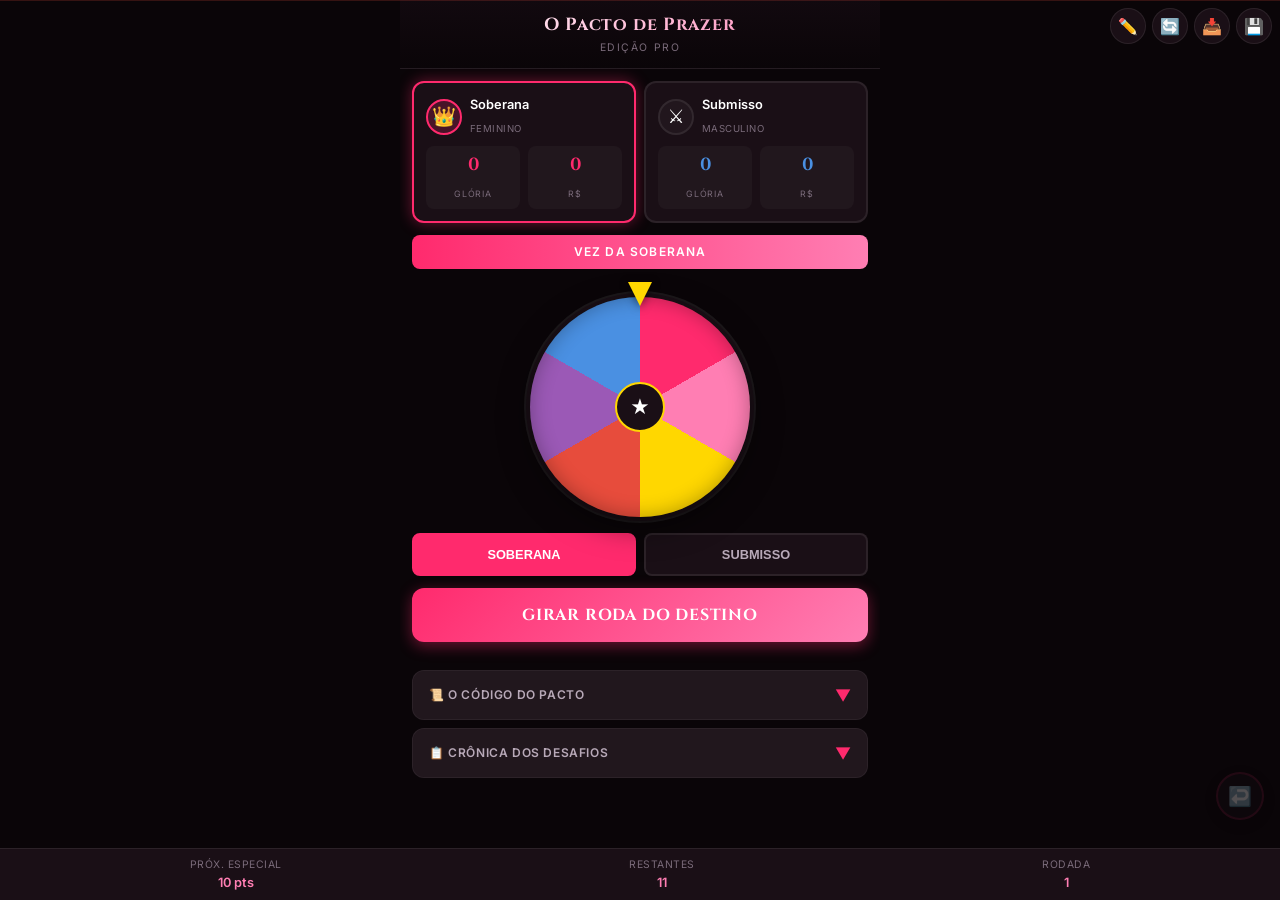
<file: index.htm>
<!DOCTYPE html>
<html lang="pt-BR">
<head>
<meta charset="utf-8">
<meta name="viewport" content="width=device-width, initial-scale=1, maximum-scale=1, user-scalable=no">
<meta name="theme-color" content="#0a0508">
<meta name="description" content="O Pacto de Prazer - Jogo de desafios para casais">
<title>O Pacto de Prazer — Edição Pro (Corrigido)</title>
<link rel="manifest" href="manifest.json">
<link rel="apple-touch-icon" href="icon-512.png">
<meta name="apple-mobile-web-app-capable" content="yes">
<meta name="apple-mobile-web-app-status-bar-style" content="black-translucent">

<link href="https://fonts.googleapis.com/css2?family=Cinzel:wght@400;600;700&family=Inter:wght@300;400;500;600;700&display=swap" rel="stylesheet">

<style>
  :root {
    --bg-primary: #0a0508;
    --bg-secondary: #12090f;
    --bg-card: #1a0f16;
    --bg-glass: rgba(255, 255, 255, 0.03);
    
    --accent-primary: #ff2a6d;
    --accent-secondary: #ff7eb3;
    --accent-glow: rgba(255, 42, 109, 0.4);
    
    --gold-primary: #ffd700;
    --gold-secondary: #ffed4e;
    --gold-glow: rgba(255, 215, 0, 0.3);
    
    --male-primary: #4a90e2;
    --male-glow: rgba(74, 144, 226, 0.4);
    
    --text-primary: #ffffff;
    --text-secondary: #b8a9b8;
    --text-muted: #7a6b7a;
    
    --border-subtle: rgba(255, 255, 255, 0.08);
    --border-accent: rgba(255, 42, 109, 0.3);
    
    --radius-sm: 8px;
    --radius-md: 12px;
    --radius-lg: 16px;
    
    --safe-top: env(safe-area-inset-top, 0px);
    --safe-bottom: env(safe-area-inset-bottom, 0px);
  }

  * {
    margin: 0;
    padding: 0;
    box-sizing: border-box;
    -webkit-tap-highlight-color: transparent;
    touch-action: manipulation;
  }

  html, body {
    height: 100%;
    overflow: hidden;
    position: fixed;
    width: 100%;
  }

  body {
    font-family: 'Inter', system-ui, -apple-system, sans-serif;
    background: var(--bg-primary);
    color: var(--text-primary);
    line-height: 1.5;
    padding-top: var(--safe-top);
    padding-bottom: var(--safe-bottom);
  }

  /* App Container */
  .app {
    height: 100vh;
    height: 100dvh;
    display: flex;
    flex-direction: column;
    max-width: 480px;
    margin: 0 auto;
    position: relative;
  }

  /* Header */
  .header {
    padding: 12px 16px;
    text-align: center;
    border-bottom: 1px solid var(--border-subtle);
    background: linear-gradient(180deg, var(--bg-secondary) 0%, var(--bg-primary) 100%);
    flex-shrink: 0;
  }

  .logo {
    font-family: 'Cinzel', serif;
    font-size: 1.1rem;
    font-weight: 700;
    background: linear-gradient(135deg, var(--text-primary) 0%, var(--accent-secondary) 100%);
    -webkit-background-clip: text;
    -webkit-text-fill-color: transparent;
    letter-spacing: 0.05em;
  }

  .subtitle {
    font-size: 0.65rem;
    color: var(--text-muted);
    text-transform: uppercase;
    letter-spacing: 0.15em;
    margin-top: 2px;
  }

  /* Game Area */
  .game-area {
    flex: 1;
    overflow-y: auto;
    overflow-x: hidden;
    -webkit-overflow-scrolling: touch;
    padding: 12px;
    display: flex;
    flex-direction: column;
    gap: 12px;
  }

  .game-area::-webkit-scrollbar {
    width: 0;
    display: none;
  }

  /* Players Bar */
  .players-bar {
    display: flex;
    gap: 8px;
    flex-shrink: 0;
  }

  .player-card {
    flex: 1;
    background: var(--bg-card);
    border: 2px solid var(--border-subtle);
    border-radius: var(--radius-md);
    padding: 12px;
    position: relative;
    transition: all 0.2s ease;
    cursor: pointer;
  }

  .player-card.active-f {
    border-color: var(--accent-primary);
    box-shadow: 0 0 15px var(--accent-glow);
  }

  .player-card.active-m {
    border-color: var(--male-primary);
    box-shadow: 0 0 15px var(--male-glow);
  }

  .player-header {
    display: flex;
    align-items: center;
    gap: 8px;
    margin-bottom: 8px;
  }

  .player-avatar {
    width: 36px;
    height: 36px;
    border-radius: 50%;
    display: flex;
    align-items: center;
    justify-content: center;
    font-size: 1.2rem;
    background: var(--bg-glass);
    border: 2px solid var(--border-subtle);
  }

  .active-f .player-avatar {
    background: rgba(255, 42, 109, 0.2);
    border-color: var(--accent-primary);
  }

  .active-m .player-avatar {
    background: rgba(74, 144, 226, 0.2);
    border-color: var(--male-primary);
  }

  .player-info h3 {
    font-size: 0.8rem;
    font-weight: 600;
    color: var(--text-primary);
    margin: 0;
  }

  .player-info span {
    font-size: 0.6rem;
    color: var(--text-muted);
    text-transform: uppercase;
    letter-spacing: 0.05em;
  }

  .player-stats {
    display: grid;
    grid-template-columns: 1fr 1fr;
    gap: 8px;
  }

  .stat {
    text-align: center;
    padding: 6px;
    background: var(--bg-glass);
    border-radius: var(--radius-sm);
  }

  .stat-value {
    font-family: 'Cinzel', serif;
    font-size: 1.1rem;
    font-weight: 700;
    display: block;
  }

  .stat-f .stat-value {
    color: var(--accent-primary);
  }

  .stat-m .stat-value {
    color: var(--male-primary);
  }

  .stat-label {
    font-size: 0.55rem;
    color: var(--text-muted);
    text-transform: uppercase;
    letter-spacing: 0.1em;
  }

  /* Turn Bar */
  .turn-bar {
    background: linear-gradient(90deg, var(--accent-primary), var(--accent-secondary));
    color: white;
    text-align: center;
    padding: 8px;
    border-radius: var(--radius-sm);
    font-size: 0.75rem;
    font-weight: 600;
    text-transform: uppercase;
    letter-spacing: 0.1em;
    position: relative;
    overflow: hidden;
  }

  .turn-bar.male {
    background: linear-gradient(90deg, var(--male-primary), #63b3ed);
  }

  .turn-bar::before {
    content: '';
    position: absolute;
    top: 0;
    left: -100%;
    width: 100%;
    height: 100%;
    background: linear-gradient(90deg, transparent, rgba(255,255,255,0.3), transparent);
    animation: shimmer 2s infinite;
  }

  @keyframes shimmer {
    0% { left: -100%; }
    100% { left: 100%; }
  }

  /* Wheel Section */
  .wheel-section {
    display: flex;
    flex-direction: column;
    align-items: center;
    padding: 16px 0;
  }

  .wheel-container {
    position: relative;
    width: 220px;
    height: 220px;
    margin-bottom: 16px;
    will-change: transform;
  }

  .wheel {
    width: 100%;
    height: 100%;
    border-radius: 50%;
    background: conic-gradient(
      from 0deg,
      var(--accent-primary) 0deg 60deg,
      var(--accent-secondary) 60deg 120deg,
      var(--gold-primary) 120deg 180deg,
      #e74c3c 180deg 240deg,
      #9b59b6 240deg 300deg,
      var(--male-primary) 300deg 360deg
    );
    box-shadow: 
      0 10px 30px rgba(0,0,0,0.5),
      inset 0 0 20px rgba(0,0,0,0.3),
      0 0 0 4px var(--bg-card),
      0 0 0 6px var(--border-subtle);
    transition: transform 3s cubic-bezier(0.16, 1, 0.3, 1);
    position: relative;
    will-change: transform;
    transform: translateZ(0);
  }

  .wheel-center {
    position: absolute;
    top: 50%;
    left: 50%;
    transform: translate(-50%, -50%);
    width: 50px;
    height: 50px;
    background: var(--bg-card);
    border-radius: 50%;
    border: 2px solid var(--gold-primary);
    display: flex;
    align-items: center;
    justify-content: center;
    font-size: 1.2rem;
    z-index: 10;
  }

  .wheel-pointer {
    position: absolute;
    top: -15px;
    left: 50%;
    transform: translateX(-50%);
    width: 0;
    height: 0;
    border-left: 12px solid transparent;
    border-right: 12px solid transparent;
    border-top: 24px solid var(--gold-primary);
    filter: drop-shadow(0 2px 4px rgba(0,0,0,0.5));
    z-index: 20;
  }

  /* Action Section */
  .action-section {
    width: 100%;
  }

  .selector-row {
    display: flex;
    gap: 8px;
    margin-bottom: 12px;
  }

  .selector-btn {
    flex: 1;
    padding: 12px;
    border: 2px solid var(--border-subtle);
    background: var(--bg-card);
    color: var(--text-secondary);
    border-radius: var(--radius-sm);
    font-size: 0.8rem;
    font-weight: 600;
    cursor: pointer;
    transition: all 0.2s;
    text-transform: uppercase;
  }

  .selector-btn.active-f {
    background: var(--accent-primary);
    border-color: var(--accent-primary);
    color: white;
  }

  .selector-btn.active-m {
    background: var(--male-primary);
    border-color: var(--male-primary);
    color: white;
  }

  .spin-btn {
    width: 100%;
    padding: 16px;
    border: none;
    border-radius: var(--radius-md);
    background: linear-gradient(135deg, var(--accent-primary), var(--accent-secondary));
    color: white;
    font-family: 'Cinzel', serif;
    font-size: 1rem;
    font-weight: 700;
    cursor: pointer;
    position: relative;
    overflow: hidden;
    text-transform: uppercase;
    letter-spacing: 0.05em;
    box-shadow: 0 4px 15px var(--accent-glow);
    transition: transform 0.1s;
  }

  .spin-btn:active {
    transform: scale(0.98);
  }

  .spin-btn:disabled {
    opacity: 0.4;
    cursor: not-allowed;
    box-shadow: none;
    transform: none;
  }

  .spin-btn.special {
    background: linear-gradient(135deg, var(--gold-primary), #ff8c00);
    box-shadow: 0 4px 15px var(--gold-glow);
    animation: pulse-gold 1.5s infinite;
  }

  @keyframes pulse-gold {
    0%, 100% { box-shadow: 0 4px 15px var(--gold-glow); }
    50% { box-shadow: 0 4px 25px var(--gold-glow), 0 0 40px rgba(255,215,0,0.4); }
  }

  /* Info Panels */
  .info-panels {
    display: flex;
    flex-direction: column;
    gap: 8px;
  }

  .panel {
    background: var(--bg-card);
    border: 1px solid var(--border-subtle);
    border-radius: var(--radius-md);
    overflow: hidden;
  }

  .panel-header {
    padding: 12px 16px;
    display: flex;
    justify-content: space-between;
    align-items: center;
    cursor: pointer;
    background: var(--bg-glass);
    transition: background 0.2s;
  }

  .panel-header:hover {
    background: rgba(255, 255, 255, 0.05);
  }

  .panel-title {
    font-size: 0.75rem;
    font-weight: 600;
    text-transform: uppercase;
    letter-spacing: 0.05em;
    color: var(--text-secondary);
    display: flex;
    align-items: center;
    gap: 6px;
  }

  .panel-icon {
    transition: transform 0.3s;
    color: var(--accent-primary);
  }

  .panel.open .panel-icon {
    transform: rotate(180deg);
  }

  .panel-content {
    max-height: 0;
    overflow: hidden;
    transition: max-height 0.3s ease;
  }

  .panel.open .panel-content {
    max-height: 300px;
    overflow-y: auto;
  }

  .panel-body {
    padding: 12px 16px;
    font-size: 0.8rem;
    color: var(--text-secondary);
    line-height: 1.6;
  }

  /* Rules */
  .rule-item {
    padding: 10px 0;
    border-bottom: 1px solid var(--border-subtle);
  }

  .rule-item:last-child {
    border-bottom: none;
  }

  .rule-title {
    color: var(--accent-secondary);
    font-weight: 600;
    font-size: 0.75rem;
    text-transform: uppercase;
    letter-spacing: 0.05em;
    margin-bottom: 4px;
    display: flex;
    align-items: center;
    gap: 4px;
  }

  .rule-title::before {
    content: '◆';
    color: var(--accent-primary);
    font-size: 0.5rem;
  }

  .rule-penalty {
    color: var(--gold-primary);
    font-size: 0.7rem;
    font-weight: 500;
    margin-top: 4px;
    display: block;
  }

  /* History */
  .history-list {
    max-height: 200px;
    overflow-y: auto;
  }

  .history-item {
    padding: 8px 0;
    border-bottom: 1px solid var(--border-subtle);
    font-size: 0.75rem;
    display: flex;
    gap: 8px;
  }

  .history-time {
    color: var(--text-muted);
    min-width: 45px;
    font-size: 0.65rem;
  }

  .history-text {
    flex: 1;
    color: var(--text-secondary);
  }

  /* Modals */
  .modal {
    position: fixed;
    inset: 0;
    background: rgba(0, 0, 0, 0.95);
    z-index: 1000;
    display: flex;
    flex-direction: column;
    opacity: 0;
    visibility: hidden;
    transition: all 0.3s;
  }

  .modal.show {
    opacity: 1;
    visibility: visible;
  }

  .modal-header {
    padding: 16px;
    border-bottom: 1px solid var(--border-subtle);
    text-align: center;
    flex-shrink: 0;
  }

  .modal-badge {
    display: inline-block;
    padding: 4px 12px;
    background: var(--accent-primary);
    color: white;
    font-size: 0.65rem;
    font-weight: 700;
    text-transform: uppercase;
    letter-spacing: 0.1em;
    border-radius: 20px;
    margin-bottom: 8px;
  }

  .modal-badge.special {
    background: var(--gold-primary);
    color: var(--bg-primary);
  }

  .modal-badge.secret {
    background: #9b59b6;
  }

  .modal-title {
    font-family: 'Cinzel', serif;
    font-size: 1.1rem;
    font-weight: 700;
    color: var(--text-primary);
    line-height: 1.3;
  }

  .modal-body {
    flex: 1;
    overflow-y: auto;
    padding: 16px;
    -webkit-overflow-scrolling: touch;
  }

  .challenge-text {
    font-size: 0.9rem;
    line-height: 1.8;
    color: var(--text-secondary);
    white-space: pre-wrap;
  }

  .challenge-text strong {
    color: var(--accent-secondary);
  }

  .timer-section {
    text-align: center;
    padding: 20px 0;
  }

  .timer-display {
    font-family: 'Cinzel', serif;
    font-size: 3rem;
    font-weight: 700;
    color: var(--accent-primary);
    text-shadow: 0 0 20px var(--accent-glow);
  }

  .timer-label {
    font-size: 0.7rem;
    color: var(--text-muted);
    text-transform: uppercase;
    letter-spacing: 0.1em;
    margin-top: 4px;
  }

  .modal-footer {
    padding: 16px;
    border-top: 1px solid var(--border-subtle);
    display: flex;
    flex-direction: column;
    gap: 8px;
    flex-shrink: 0;
  }

  .btn {
    width: 100%;
    padding: 14px;
    border: none;
    border-radius: var(--radius-sm);
    font-size: 0.85rem;
    font-weight: 600;
    cursor: pointer;
    transition: all 0.2s;
    text-transform: uppercase;
    letter-spacing: 0.05em;
    position: relative;
    overflow: hidden;
  }

  .btn:active {
    transform: scale(0.98);
  }

  .btn-primary {
    background: linear-gradient(135deg, var(--accent-primary), var(--accent-secondary));
    color: white;
  }

  .btn-secondary {
    background: var(--bg-glass);
    color: var(--text-secondary);
    border: 1px solid var(--border-subtle);
  }

  .btn-danger {
    background: linear-gradient(135deg, #e74c3c, #c0392b);
    color: white;
  }

  .btn-gold {
    background: linear-gradient(135deg, var(--gold-primary), #ff8c00);
    color: var(--bg-primary);
    font-weight: 700;
  }

  .btn:disabled {
    opacity: 0.4;
    cursor: not-allowed;
    transform: none;
  }

  .btn-row {
    display: flex;
    gap: 8px;
  }

  .btn-row .btn {
    flex: 1;
  }

  /* Undo Button */
  .undo-btn {
    position: fixed;
    bottom: 80px;
    right: 16px;
    width: 48px;
    height: 48px;
    border-radius: 50%;
    background: var(--bg-card);
    border: 2px solid var(--border-accent);
    color: var(--accent-primary);
    display: flex;
    align-items: center;
    justify-content: center;
    cursor: pointer;
    font-size: 1.2rem;
    z-index: 100;
    box-shadow: 0 4px 15px rgba(0,0,0,0.3);
    transition: all 0.2s;
  }

  .undo-btn:hover {
    background: var(--accent-primary);
    color: white;
    transform: scale(1.1);
  }

  .undo-btn:disabled {
    opacity: 0.3;
    cursor: not-allowed;
    transform: none;
  }

  /* Toolbar */
  .toolbar {
    position: fixed;
    top: 8px;
    right: 8px;
    display: flex;
    gap: 6px;
    z-index: 100;
  }

  .tool-btn {
    width: 36px;
    height: 36px;
    border-radius: 50%;
    border: 1px solid var(--border-subtle);
    background: var(--bg-card);
    color: var(--text-secondary);
    display: flex;
    align-items: center;
    justify-content: center;
    cursor: pointer;
    font-size: 1rem;
    transition: all 0.2s;
  }

  .tool-btn:hover {
    background: var(--accent-primary);
    color: white;
    border-color: var(--accent-primary);
  }

  /* Toast Container */
  .toast-container {
    position: fixed;
    bottom: 80px;
    left: 16px;
    right: 16px;
    z-index: 2000;
    display: flex;
    flex-direction: column;
    gap: 8px;
    pointer-events: none;
  }

  .toast {
    background: var(--bg-card);
    border: 1px solid var(--border-accent);
    border-radius: var(--radius-md);
    padding: 12px 16px;
    color: var(--text-primary);
    font-size: 0.85rem;
    box-shadow: 0 4px 20px rgba(0,0,0,0.4);
    animation: toast-in 0.3s ease;
    pointer-events: auto;
    display: flex;
    align-items: center;
    gap: 8px;
  }

  @keyframes toast-in {
    from { opacity: 0; transform: translateY(20px); }
    to { opacity: 1; transform: translateY(0); }
  }

  /* Status Bar */
  .status-bar {
    position: fixed;
    bottom: 0;
    left: 0;
    right: 0;
    background: var(--bg-card);
    border-top: 1px solid var(--border-subtle);
    padding: 8px 16px;
    display: flex;
    justify-content: space-around;
    font-size: 0.65rem;
    z-index: 50;
  }

  .status-item {
    text-align: center;
  }

  .status-label {
    color: var(--text-muted);
    text-transform: uppercase;
    letter-spacing: 0.05em;
  }

  .status-value {
    color: var(--accent-secondary);
    font-weight: 600;
    font-size: 0.8rem;
  }

  /* Offline Indicator */
  .offline-indicator {
    position: fixed;
    top: 0;
    left: 0;
    right: 0;
    background: #e74c3c;
    color: white;
    text-align: center;
    padding: 4px;
    font-size: 0.7rem;
    z-index: 3000;
    transform: translateY(-100%);
    transition: transform 0.3s;
  }

  .offline-indicator.show {
    transform: translateY(0);
  }

  /* Password Modal */
  .password-input {
    width: 100%;
    padding: 12px;
    background: var(--bg-primary);
    border: 2px solid var(--border-subtle);
    border-radius: var(--radius-sm);
    color: white;
    font-size: 1rem;
    text-align: center;
    letter-spacing: 0.2em;
    margin-bottom: 12px;
  }

  .password-input:focus {
    outline: none;
    border-color: var(--accent-primary);
  }

  /* Editor Styles */
  .editor-tabs {
    display: flex;
    border-bottom: 1px solid var(--border-subtle);
  }

  .editor-tab {
    flex: 1;
    padding: 12px;
    background: transparent;
    border: none;
    color: var(--text-secondary);
    font-size: 0.8rem;
    font-weight: 600;
    cursor: pointer;
    text-transform: uppercase;
    transition: all 0.2s;
  }

  .editor-tab.active-f {
    background: var(--accent-primary);
    color: white;
  }

  .editor-tab.active-m {
    background: var(--male-primary);
    color: white;
  }

  .editor-tab.active-s {
    background: var(--gold-primary);
    color: var(--bg-primary);
  }

  .challenge-editor {
    background: var(--bg-glass);
    padding: 12px;
    border-radius: 8px;
    margin-bottom: 12px;
    border-left: 3px solid var(--accent-primary);
  }

  .editor-field {
    width: 100%;
    padding: 8px;
    margin-bottom: 8px;
    background: var(--bg-primary);
    border: 1px solid var(--border-subtle);
    border-radius: 4px;
    color: white;
    font-size: 0.8rem;
    font-family: inherit;
  }

  .editor-field:focus {
    outline: none;
    border-color: var(--accent-primary);
  }

  .editor-textarea {
    min-height: 80px;
    resize: vertical;
  }

  .editor-actions {
    display: flex;
    gap: 8px;
    margin-top: 8px;
  }

  .btn-small {
    padding: 6px 12px;
    font-size: 0.7rem;
  }

  /* Accessibility */
  .sr-only {
    position: absolute;
    width: 1px;
    height: 1px;
    padding: 0;
    margin: -1px;
    overflow: hidden;
    clip: rect(0, 0, 0, 0);
    white-space: nowrap;
    border-width: 0;
  }

  /* Focus styles for keyboard navigation */
  button:focus-visible,
  input:focus-visible {
    outline: 2px solid var(--accent-primary);
    outline-offset: 2px;
  }

  /* Reduced motion */
  @media (prefers-reduced-motion: reduce) {
    *,
    *::before,
    *::after {
      animation-duration: 0.01ms !important;
      animation-iteration-count: 1 !important;
      transition-duration: 0.01ms !important;
    }
  }

  /* High contrast mode */
  @media (prefers-contrast: high) {
    :root {
      --text-secondary: #ffffff;
      --text-muted: #cccccc;
      --border-subtle: rgba(255, 255, 255, 0.3);
    }
  }

  /* Touch feedback */
  @media (hover: none) {
    .player-card:active,
    .selector-btn:active,
    .tool-btn:active {
      transform: scale(0.98);
    }
  }

  .hidden {
    display: none !important;
  }

  .text-gold {
    color: var(--gold-primary);
  }

  .text-accent {
    color: var(--accent-primary);
  }

  /* Animations */
  @keyframes shake {
    0%, 100% { transform: translateX(0); }
    25% { transform: translateX(-5px); }
    75% { transform: translateX(5px); }
  }

  .shake {
    animation: shake 0.3s ease-in-out;
  }

  @keyframes pulse {
    0%, 100% { opacity: 1; }
    50% { opacity: 0.7; }
  }

  .pulse {
    animation: pulse 1.5s infinite;
  }
</style>
</head>
<body>

<div class="offline-indicator" id="offlineIndicator" role="status" aria-live="polite">
  ⚠️ Modo Offline - Jogo funcionando normalmente
</div>

<div class="app" role="main" aria-label="O Pacto de Prazer - Jogo Principal">
  <!-- Toolbar -->
  <div class="toolbar" role="toolbar" aria-label="Ferramentas do jogo">
    <button class="tool-btn" onclick="openEdit()" title="Editar Desafios" aria-label="Abrir editor de desafios">
      ✏️
      <span class="sr-only">Editar</span>
    </button>
    <button class="tool-btn" onclick="resetGame()" title="Reiniciar Jogo" aria-label="Reiniciar jogo">
      🔄
      <span class="sr-only">Reiniciar</span>
    </button>
    <button class="tool-btn" onclick="importData()" title="Importar Backup" aria-label="Importar backup">
      📥
      <span class="sr-only">Importar</span>
    </button>
    <button class="tool-btn" onclick="exportData()" title="Exportar Dados" aria-label="Exportar dados do jogo">
      💾
      <span class="sr-only">Exportar</span>
    </button>
  </div>

  <!-- Undo Button -->
  <button class="undo-btn" id="undoBtn" onclick="undoLastAction()" disabled title="Desfazer última ação" aria-label="Desfazer última ação">
    ↩️
  </button>

  <!-- Header -->
  <header class="header">
    <div class="logo" role="heading" aria-level="1">O Pacto de Prazer</div>
    <div class="subtitle">Edição Pro</div>
  </header>

  <!-- Game Area -->
  <div class="game-area">
    <!-- Players Bar -->
    <div class="players-bar" role="region" aria-label="Jogadores">
      <div class="player-card" id="cardF" onclick="selectPlayer('F')" role="button" tabindex="0" aria-pressed="false" aria-label="Selecionar Soberana">
        <div class="player-header">
          <div class="player-avatar" aria-hidden="true">👑</div>
          <div class="player-info">
            <h3>Soberana</h3>
            <span>Feminino</span>
          </div>
        </div>
        <div class="player-stats">
          <div class="stat stat-f">
            <span class="stat-value" id="pointsF">0</span>
            <span class="stat-label">Glória</span>
          </div>
          <div class="stat stat-f">
            <span class="stat-value text-gold" id="moneyF">0</span>
            <span class="stat-label">R$</span>
          </div>
        </div>
      </div>

      <div class="player-card" id="cardM" onclick="selectPlayer('M')" role="button" tabindex="0" aria-pressed="false" aria-label="Selecionar Submisso">
        <div class="player-header">
          <div class="player-avatar" aria-hidden="true">⚔️</div>
          <div class="player-info">
            <h3>Submisso</h3>
            <span>Masculino</span>
          </div>
        </div>
        <div class="player-stats">
          <div class="stat stat-m">
            <span class="stat-value" id="pointsM">0</span>
            <span class="stat-label">Glória</span>
          </div>
          <div class="stat stat-m">
            <span class="stat-value text-gold" id="moneyM">0</span>
            <span class="stat-label">R$</span>
          </div>
        </div>
      </div>
    </div>

    <!-- Turn Bar -->
    <div class="turn-bar" id="turnBar" role="status" aria-live="polite">
      Vez da Soberana
    </div>

    <!-- Wheel Section -->
    <div class="wheel-section" role="region" aria-label="Roda do destino">
      <div class="wheel-container">
        <div class="wheel-pointer" aria-hidden="true"></div>
        <div class="wheel" id="wheel" role="img" aria-label="Roda de desafios">
          <div class="wheel-center" aria-hidden="true">★</div>
        </div>
      </div>

      <div class="action-section">
        <div class="selector-row" role="group" aria-label="Selecionar jogador">
          <button class="selector-btn" id="btnF" onclick="setSelection('F')" aria-pressed="false">
            Soberana
          </button>
          <button class="selector-btn" id="btnM" onclick="setSelection('M')" aria-pressed="false">
            Submisso
          </button>
        </div>
        <button class="spin-btn" id="spinBtn" onclick="spinWheel()" disabled aria-disabled="true">
          Girar Roda do Destino
        </button>
      </div>
    </div>

    <!-- Info Panels -->
    <div class="info-panels">
      <!-- Rules -->
      <div class="panel" id="panelRules">
        <div class="panel-header" onclick="togglePanel('panelRules')" role="button" tabindex="0" aria-expanded="false" aria-controls="panelRulesContent">
          <span class="panel-title">📜 O Código do Pacto</span>
          <span class="panel-icon" aria-hidden="true">▼</span>
        </div>
        <div class="panel-content" id="panelRulesContent">
          <div class="panel-body">
            <div class="rule-item">
              <div class="rule-title">PACTO DE SANGUE</div>
              ​A Engenharia do Prazer:
Este sistema não é um passatempo comum. Ele foi desenvolvido por especialistas e profissionais do mercado erótico, utilizando técnicas de psicologia sensorial e mapeamento de zonas erógenas. Cada desafio foi arquitetado com as "artimanhas" exatas para expor os pontos mais vulneráveis de homens e mulheres, garantindo uma escalada de tensão e excitação sem precedentes.
            </div>
            <div class="rule-item">
              <div class="rule-title">SEGREDOS DOS DEUSES</div>
              O Jogador pode optar por não revelar o desafio, mas DEVE cumprir sem hesitar. O oponente confirma.
            </div>
            <div class="rule-item">
              <div class="rule-title">RESISTÊNCIA DE FERRO</div>
              É PROIBIDO GOZAR/EJACULAR antes do final (salvo se o desafio exigir).
              <span class="rule-penalty">SATURAÇÃO: Penalidade + banho + retorno. Recompensa: Sex* Oral 5-10s</span>
            </div>
            <div class="rule-item">
              <div class="rule-title">DESERÇÃO DA REALEZA</div>
              Desistir após o 1º giro: Multa R$100,00 ao parceiro(a).
            </div>
            <div class="rule-item">
              <div class="rule-title">IMPERFEIÇÃO DO ATO</div>
              Não seguir EXATAMENTE o desejo:
              <span class="rule-penalty">-R$20,00 e -3 pts</span>
            </div>
            <div class="rule-item">
              <div class="rule-title">RECUSA PADRÃO</div>
              Recusar desafio:
              <span class="rule-penalty">-R$10 e -3 pts (transferido ao oponente)</span>
            </div>
            <div class="rule-item">
              <div class="rule-title">DESAFIO ESPECIAL</div>
              ​"Este sistema possui um Protocolo Oculto: Desafio Especial. Ele foi desenvolvido por especialistas para ser o ápice do prazer e da submissão, com versões adaptadas para a anatomia masculina e feminina. No entanto, o código está bloqueado.
​A Regra de Ouro: Apenas o primeiro jogador a atingir 20 Pontos terá a honra de desbloquear e ordenar a execução deste desafio. O vencedor assume o controlo total, e o perdedor terá de enfrentar a técnica mais avançada do jogo: o toque que retira todo o controlo do corpo."
            </div>
          </div>
        </div>
      </div>

      <!-- History -->
      <div class="panel" id="panelHistory">
        <div class="panel-header" onclick="togglePanel('panelHistory')" role="button" tabindex="0" aria-expanded="false" aria-controls="panelHistoryContent">
          <span class="panel-title">📋 Crônica dos Desafios</span>
          <span class="panel-icon" aria-hidden="true">▼</span>
        </div>
        <div class="panel-content" id="panelHistoryContent">
          <div class="panel-body">
            <div class="history-list" id="historyList" role="log" aria-live="polite" aria-atomic="false">
              <div class="history-item">
                <span class="history-time">Agora</span>
                <span class="history-text">O Pacto foi selado...</span>
              </div>
            </div>
          </div>
        </div>
      </div>
    </div>
  </div>

  <!-- Status Bar -->
  <div class="status-bar" role="contentinfo">
    <div class="status-item">
      <div class="status-label">Próx. Especial</div>
      <div class="status-value" id="nextSpecial">10 pts</div>
    </div>
    <div class="status-item">
      <div class="status-label">Restantes</div>
      <div class="status-value" id="remainingCh">—</div>
    </div>
    <div class="status-item">
      <div class="status-label">Rodada</div>
      <div class="status-value" id="roundCount">1</div>
    </div>
  </div>
</div>

<!-- Toast Container -->
<div class="toast-container" id="toasts" role="region" aria-label="Notificações"></div>

<!-- Modal: Challenge -->
<div class="modal" id="modalChallenge" role="dialog" aria-modal="true" aria-labelledby="chTitle">
  <div class="modal-header">
    <span class="modal-badge" id="chBadge">NOVO DESAFIO</span>
    <h2 class="modal-title" id="chTitle">Título</h2>
  </div>
  <div class="modal-body">
    <div class="challenge-text" id="chText"></div>
  </div>
  <div class="modal-footer">
    <button class="btn btn-secondary" onclick="declineChallenge()">
      Recusar (-R$10 / -3pts)
    </button>
    <div class="btn-row">
      <button class="btn btn-primary" onclick="acceptChallenge()">Aceitar</button>
      <button class="btn btn-gold" onclick="acceptSecret()">🤫 Segredo</button>
    </div>
  </div>
</div>

<!-- Modal: Executing -->
<div class="modal" id="modalDoing" role="dialog" aria-modal="true" aria-labelledby="doTitle">
  <div class="modal-header">
    <span class="modal-badge secret" id="doBadge">EM ANDAMENTO</span>
    <h2 class="modal-title" id="doTitle">Executando</h2>
  </div>
  <div class="modal-body">
    <div class="timer-section" id="timerSection">
      <div class="timer-display" id="timerDisplay">00:00</div>
      <div class="timer-label">TEMPO RESTANTE</div>
    </div>
    <div class="challenge-text" id="doText"></div>
  </div>
  <div class="modal-footer">
    <button class="btn btn-primary" id="btnDone" onclick="completeChallenge()">
      Concluir Desafio
    </button>
  </div>
</div>

<!-- Modal: Confirmation -->
<div class="modal" id="modalConfirm" role="dialog" aria-modal="true" aria-labelledby="cfTitle">
  <div class="modal-header">
    <span class="modal-badge">CONFIRMAÇÃO</span>
    <h2 class="modal-title" id="cfTitle">Oponente, confirme</h2>
  </div>
  <div class="modal-body">
    <div class="challenge-text" id="cfText"></div>
    <div style="margin-top:16px;padding:12px;background:var(--bg-glass);border-radius:8px;border-left:3px solid var(--accent-primary);">
      <strong style="color:var(--accent-secondary);display:block;margin-bottom:4px;">Recompensa:</strong>
      <span id="cfReward"></span>
    </div>
  </div>
  <div class="modal-footer">
    <button class="btn btn-danger" onclick="confirmResult(false)">
      Não Concluiu (-R$20/-3pts)
    </button>
    <button class="btn btn-primary" onclick="confirmResult(true)">
      Confirmo Conclusão
    </button>
  </div>
</div>

<!-- Modal: Victory -->
<div class="modal" id="modalVictory" role="dialog" aria-modal="true" aria-labelledby="victoryTitle">
  <div class="modal-header">
    <span class="modal-badge special">🏆 VITÓRIA</span>
    <h2 class="modal-title" id="victoryTitle" style="color:var(--gold-primary);">O Pacto Foi Cumprido!</h2>
  </div>
  <div class="modal-body" style="text-align:center;">
    <div style="font-size:4rem;margin:20px 0;" aria-hidden="true">👑</div>
    <p id="victoryText" style="font-size:0.95rem;line-height:1.7;"></p>
  </div>
  <div class="modal-footer">
    <button class="btn btn-primary" onclick="celebrateVictory()">
      Celebração do Vencedor
    </button>
    <button class="btn btn-secondary" onclick="refuseVictory()">
      Parceiro Recusa (-R$50)
    </button>
  </div>
</div>

<!-- Modal: Password -->
<div class="modal" id="modalPassword" role="dialog" aria-modal="true" aria-labelledby="pwdTitle">
  <div class="modal-header">
    <span class="modal-badge">🔒 SEGURANÇA</span>
    <h2 class="modal-title" id="pwdTitle">Acesso Restrito</h2>
  </div>
  <div class="modal-body">
    <p style="margin-bottom:16px;color:var(--text-secondary);">Digite a senha de mestre para acessar o editor:</p>
    <input type="password" class="password-input" id="pwdInput" maxlength="4" placeholder="••••" aria-label="Senha de 4 dígitos">
    <p id="pwdError" style="color:#e74c3c;font-size:0.8rem;text-align:center;opacity:0;">Senha incorreta!</p>
  </div>
  <div class="modal-footer">
    <button class="btn btn-secondary" onclick="closeModal('modalPassword')">Cancelar</button>
    <button class="btn btn-primary" onclick="checkPassword()">Entrar</button>
  </div>
</div>

<!-- Modal: Editor -->
<div class="modal" id="modalEdit" role="dialog" aria-modal="true" aria-labelledby="editTitle">
  <div class="modal-header">
    <span class="modal-badge">⚔️ EDITOR</span>
    <h2 class="modal-title" id="editTitle">Forjar Desejos</h2>
  </div>
  <div class="modal-body" style="padding:0;">
    <div class="editor-tabs">
      <button class="editor-tab active-f" onclick="switchEdit('F')" id="editF">Soberana</button>
      <button class="editor-tab" onclick="switchEdit('M')" id="editM">Submisso</button>
      <button class="editor-tab" onclick="switchEdit('S')" id="editS">Especial</button>
    </div>
    <div style="padding:12px;max-height:50vh;overflow-y:auto;" id="editContent">
      <!-- Dynamic content -->
    </div>
  </div>
  <div class="modal-footer">
    <button class="btn btn-secondary" onclick="closeEdit()">Cancelar</button>
    <button class="btn btn-primary" onclick="saveEdits()">Salvar Alterações</button>
  </div>
</div>

<script>
// ==========================================
// CONFIGURAÇÃO E CONSTANTES
// ==========================================

const CONFIG = {
  WIN_POINTS: 50,
  START_MONEY: 0,
  SPECIAL_INTERVAL: 10,
  DB_NAME: 'PactoDB',
  DB_VERSION: 1,
  STORE_NAME: 'gameState',
  PASSWORD_HASH: '81dc9bdb52d04dc20036dbd8313ed055', // MD5 de '1234' (exemplo - substituir por hash real)
  MAX_HISTORY: 50,
  VIBRATION_ENABLED: true
};

// ==========================================
// DESAFIOS PADRÃO
// ==========================================

const defaultChallenges = {
  M: [
    {
      id: "M1",
      title: "kkkkkk - Você perdeu a vez",
      text: "",
      timed: false,
      pointsValue: -3,
      time: 0
    },
    {
      id: "M2",
      title: "O gancho do prazer",
      text: "\"Deita-a de costas com as pernas elevadas. Usa lubrificante e introduz dois dedos na vagina dela com a palma virada para cima. Faz o movimento de 'vem cá' (em forma de gancho), pressionando firmemente a parede superior interna (o Ponto G dela).\nA Regra: Deves manter um ritmo intenso e constante por 2 minutos. Enquanto usas a mão, deves olhar fixamente nos olhos dela e descrever, com detalhes safados, o que lhe vais fazer na próxima vez que a roleta parar no teu nome. Se ela ficar completamente encharcada ou gozar, ganhas +3 pontos de bónus.\"",
      timed: true,
      time: 120,
      pointsValue: 3
    },
    {
      id: "M3",
      title: "O Beijo do Gelo",
      text: "Beije intensamente e ao mesmo tempo posicione só a cabecinha do seu pênis na entrada da vagina dela com pequena penetracao",
      timed: true,
      time: 60,
      pointsValue: 3
    },
    {
      id: "M4",
      title: "O Dedo no Prazer",
      text: "Use um ou dois dedos com lubrificante para massagear o Ponto G dela, de forma profunda e rítmica, você pode lamber os lábios ao mesmo tempo que enteodyz o dedo",
      timed: true,
      pointsValue: 3,
      time: 120
    },
    {
      id: "M5",
      title: "O Prazer Oral Extremo",
      text: "Pratique sexo oral nela, com pressão e sucção alternadas. Observação: se ela gozar, o jogador perde R$10 neste desafio.",
      timed: true,
      time: 180,
      pointsValue: 2
    },
    {
      id: "M6",
      title: "O Roçar Proibido",
      text: "Coloque-a na posição de quatro e roce seu pênis (ereto) na entrada da vagina, com leve penetração para excitar profundamente.",
      timed: true,
      pointsValue: 2,
      time: 60
    },
    {
      id: "M7",
      title: "O Segredo Anal",
      text: "Use lubrificante e faça carinho na entrada do ânus com um dedo enquanto estimula a vagina com a boca, explorando excitação simultânea.",
      timed: true,
      pointsValue: 2,
      time: 60
    },
    {
      id: "M8",
      title: "E muito triste mas você perdeu a vez.",
      text: "",
      timed: false,
      pointsValue: -3,
      time: 0
    },
    {
      id: "M9",
      title: "Massagem intensa e relaxante",
      text: "Massagem intensa e relaxante — pergunte onde ela prefere. Duração: 2 minutos.",
      timed: true,
      time: 120,
      pointsValue: 5
    },
    {
      id: "M10",
      title: "A Satisfação Total (Coringa)",
      text: "Controle total por 5 minutos (você define ação/posição).",
      timed: true,
      time: 300,
      pointsValue: 8
    },
    {
      id: "M11",
      title: "A Negação de Estocadas",
      text: "Dê exatamente 4 estocadas e retire; repita 3 ciclos. Se ela gozar, penalidade pesada prevista.",
      timed: true,
      pointsValue: 2,
      time: 60
    },
    {
      id: "M12",
      title: "O Orgasmo Garantido",
      text: "Faça sexo oral combinando com massagem de ponto G, introduza o dedo e faca a alavanca no na vagina Observação: se ela gozar neste desafio, você perder 10 reais.",
      timed: true,
      time: 120,
      pointsValue: 2
    },
    {
      id: "M13",
      title: "Pula a vez",
      text: "Você passa a vez",
      timed: false,
      pointsValue: -3,
      time: 0
    },
    {
      id: "M14",
      title: "O Deslizamento do Desejo",
      text: "Deslize seu pênis por costas e nádegas e só ameaça penetração",
      timed: true,
      pointsValue: 3,
      time: 60
    },
    {
      id: "M15",
      title: "Pula e Paga",
      text: "Passe a vez",
      timed: false,
      pointsValue: -3,
      time: 0
    }
  ],
  F: [
    {
      id: "F1",
      title: "Desafio: O Ponto de Ruptura",
      text: "\"Sua missão é torturá-lo com prazer até que ele não aguente mais o silêncio. Você deve levá-lo ao limite extremo usando suas mãos, boca ou corpo.\nEle PERDE R$ 10,00: No momento em que ele for obrigado a dizer 'Para!', 'Vou gozar!' ou 'Tô quase!'. O aviso é a prova da sua vitória sobre a mente dele.\nVocê PERDE: Se você não parar a tempo e ele gozar. Nesse caso, ele 'escapou' do seu controle e a missão falhou.\"",
      timed: true,
      time: 180,
      pointsValue: 3
    },
    {
      id: "F2",
      title: "O Ritual da Obediência",
      text: "\"O parceiro perde todos os seus direitos. Ele deve se ajoelhar, baixar a cabeça e esperar suas ordens. Você é a Dona Absoluta.\n1. A Fantasia: Você dita a cena. Pode ser um fetiche, uma posição específica onde ele serve apenas como seu 'móvel' de prazer, ou uma simulação onde ele é um escravo capturado. Ele deve realizar cada detalhe sem hesitar.\n2. A Punição Livre: Se em qualquer momento ele falhar, hesitar, ou até mesmo se ele tiver uma reação de prazer que você não autorizou, a punição é imediata. Você decide o que aplicar: palmadas fortes, mordidas, beliscões ou deixá-lo em uma posição desconfortável por alguns minutos.\n3. O Abuso do Desejo: Use o corpo dele como você quiser. Se quiser sentar no rosto dele enquanto ele mal consegue respirar, faça. Se quiser que ele apenas te observe se tocar enquanto ele sofre por não poder participar, essa é a sua vontade.\nPena de Desobediência: Qualquer sinal de resistência custará R$ 100,00 e a perda de todos os pontos dele no jogo.\"",
      timed: true,
      time: 180,
      pointsValue: 5
    },
    {
      id: "F3",
      title: "O Trono",
      text: "Ele se ajoelha; você o chama de 'safado' ou 'escravo' e dá até três comandos da sua preferência. Reforce dominância com toques leves e puxão de cabelo (sem força).",
      timed: true,
      time: 60,
      pointsValue: 5
    },
    {
      id: "F4",
      title: "A Marca do Desejo",
      text: "Beije-o intensamente, segure pela nuca e faça carícia ultralenta e frustrante no pênis. Judiá-lo e ordenar um único desejo seu (1 minuto).",
      timed: true,
      time: 60,
      pointsValue: 5
    },
    {
      id: "F5",
      title: "A Senhora e o Submisso",
      text: "Você tem controle total por 2 minutos: ordene posições, toque e negue o gozo.",
      timed: true,
      time: 120,
      pointsValue: 8
    },
    {
      id: "F6",
      title: "O Prazer Proibido",
      text: "Use boca e mão para massagear o pênis e a entrada do ânus simultaneamente. (1 minuto)",
      timed: true,
      time: 60,
      pointsValue: 8
    },
    {
      id: "F7",
      title: "A Trilha da Provocação",
      text: "Use língua para pequenas chupadas e mordidas, trace o corpo dele e faça masturbação forte no pênis. (1 minuto)",
      timed: true,
      time: 60,
      pointsValue: 5
    },
    {
      id: "F8",
      title: "O Privilégio da Posse",
      text: "\"Ele deve roçar o pênis com carinho no seu clitóris, proibido de penetrar. Enquanto isso, domine a bunda dele com pegada forte: roce o dedo no ânus e, se você desejar, use lubrificante para penetrá-lo. Você dita o ritmo da exploração. Se ele tentar entrar em você ou gozar, paga R$ 10,00.",
      timed: true,
      time: 180,
      pointsValue: 5
    },
    {
      id: "F13",
      title: "O Sussurro do Terror",
      text: "Sussurre fantasias e execute ações. Ele não pode gozar: se gozar, perde o valor combinado. (1 minuto)",
      timed: true,
      time: 60,
      pointsValue: 5
    },
    {
      id: "F14",
      title: "A Punição de Choque",
      text: "Carícias intensas no pênis por 1 minuto; depois chupe mamilo e dê um peteleco leve na ponta do pênis. (1 minuto)",
      timed: true,
      time: 60,
      pointsValue: 5
    },
    {
      id: "F15",
      title: "Missão Suprema: O dedo da Rainha",
      text: "\"Existem segredos no corpo de um homem que só uma Rainha tem a permissão de tocar. Esta não é uma simples carícia; é uma invasão tática. O Ponto G dele é a sua chave de comando. Ele é a área mais sensível, onde o prazer se torna dor e o controle desaparece. Como ele não terá poder sobre os próprios espasmos, você assume a responsabilidade total pela sanidade dele.\"\nA Execução Magistral:\nO Relaxamento: Use sua boca e mãos no pênis dele com lubrificante. Não é para ele gozar, é para ele se abrir. Sinta a resistência dele sumir enquanto você o envolve.\nA Invasão: Quando ele estiver entregue, introduza o Dedo da Rainha. Navegue com autoridade até encontrar o Ponto P.\nA Maestria: Ao atingir o ponto, você sentirá a alma dele vibrar sob o Dedo da Rainha. Mantenha a massagem interna enquanto continua o estímulo externo. Você ganha se levá-lo ao transe sem deixá-lo derramar uma gota.\nAs Leis da Soberana:\nDesistir é caro: Se você não tiver coragem de dominar esse território, o preço da sua hesitação é R$ 30,00 para ele.\nA Glória da Rainha: Se você aceitar e provar sua maestria, ele paga R$ 15,00 em tributo à sua habilidade superior.\nO Erro Fatal: Se a sua mão pesar ou ele for fraco e gozar, a derrota é sua: você paga os R$ 30,00. A falha do escravo é a desonra da dona.",
      timed: true,
      time: 360,
      pointsValue: 8
    }
  ],
  S: [
    {
      id: "S1",
      title: "Missão Suprema: O dedo da Rainha",
      text: "\"Existem segredos no corpo de um homem que só uma Rainha tem a permissão de tocar. Esta não é uma simples carícia; é uma invasão tática. O Ponto G dele é a sua chave de comando.\nA Execução Magistral:\nO Relaxamento: Use boca e mãos no pênis dele com lubrificante. Ele deve estar entregue, mas proibido de gozar.\nA Invasão: Com autoridade, introduz o dedo lubrificado no ânus dele. Navega com autoridade até encontrares o Ponto P (a próstata).\nA Maestria: Mantenha a massagem interna enquanto continua o estímulo externo. Você vence se levá-lo ao transe sem deixá-lo derramar uma gota.\nAs Leis da Soberana:\nDesistir: Se você hesitar em dominar esse território, pague R$ 30,00 para ele.\nA Glória: Se provar sua maestria, ele paga R$ 15,00 em tributo à sua soberania.\nO Erro Fatal: Se ele for fraco e gozar, você perde a honra e paga os R$ 30,00.\"",
      timed: true,
      time: 360,
      pointsValue: 6
    }
  ]
};

// ==========================================
// ESTADO DO JOGO
// ==========================================

let state = {
  current: 'F',
  selected: 'F',
  points: { F: 0, M: 0 },
  money: { F: CONFIG.START_MONEY, M: CONFIG.START_MONEY },
  nextSpecial: { F: CONFIG.SPECIAL_INTERVAL, M: 99999 },
  played: { F: [], M: [], S: [] },
  spinning: false,
  activeChallenge: null,
  isSpecial: false,
  isSecret: false,
  timer: null,
  timeLeft: 0,
  awaitingConfirmation: false,
  round: 1,
  history: []
};

let challenges = JSON.parse(JSON.stringify(defaultChallenges));
let editPool = 'F';
let db = null;
let broadcastChannel = null;
let undoStack = [];
let redoStack = [];

// ==========================================
// INDEXEDDB COM TIMEOUT - Anti-Trava
// ==========================================

async function initDB() {
  return new Promise((resolve, reject) => {
    const TIMEOUT = 3000; // 3 segundos máximo
    let resolved = false;
    
    // Timeout de segurança - se travar, resolve com null
    const timeoutId = setTimeout(() => {
      if (!resolved) {
        resolved = true;
        console.warn('⏱️ IndexedDB timeout - usando fallback');
        db = null;
        resolve(null); // Não rejeita, resolve com null para continuar
      }
    }, TIMEOUT);
    
    // Tentar abrir IndexedDB
    let request;
    try {
      request = indexedDB.open(CONFIG.DB_NAME, CONFIG.DB_VERSION);
    } catch (e) {
      clearTimeout(timeoutId);
      if (!resolved) {
        resolved = true;
        console.warn('⚠️ Erro ao abrir IndexedDB:', e);
        db = null;
        resolve(null);
      }
      return;
    }
    
    request.onerror = () => {
      if (resolved) return;
      resolved = true;
      clearTimeout(timeoutId);
      console.warn('❌ IndexedDB error:', request.error);
      db = null;
      resolve(null); // Continua sem banco de dados
    };
    
    request.onsuccess = () => {
      if (resolved) return;
      resolved = true;
      clearTimeout(timeoutId);
      db = request.result;
      console.log('✅ IndexedDB conectado');
      resolve(db);
    };
    
    request.onupgradeneeded = (event) => {
      const db = event.target.result;
      if (!db.objectStoreNames.contains(CONFIG.STORE_NAME)) {
        db.createObjectStore(CONFIG.STORE_NAME, { keyPath: 'id' });
      }
    };
    
    request.onblocked = () => {
      console.warn('⚠️ IndexedDB bloqueado');
      // Não resolve aqui, deixa o timeout resolver
    };
  });
}

// ==========================================
// SAVE/LOAD COM FALLBACK PARA localStorage
// ==========================================

async function saveToDB() {
  // Tentar IndexedDB primeiro
  if (db) {
    try {
      const transaction = db.transaction([CONFIG.STORE_NAME], 'readwrite');
      const store = transaction.objectStore(CONFIG.STORE_NAME);
      const data = {
        id: 'gameState',
        state: state,
        challenges: challenges,
        timestamp: Date.now()
      };
      await new Promise((resolve, reject) => {
        const request = store.put(data);
        request.onsuccess = resolve;
        request.onerror = () => reject(request.error);
      });
      return true;
    } catch (e) {
      console.warn('IndexedDB save falhou, tentando localStorage:', e);
    }
  }
  
  // Fallback para localStorage
  try {
    localStorage.setItem('pactoState', JSON.stringify(state));
    localStorage.setItem('pactoChallenges', JSON.stringify(challenges));
    localStorage.setItem('pactoTimestamp', Date.now().toString());
    console.log('💾 Salvo em localStorage (fallback)');
    return true;
  } catch (e) {
    console.error('Falha total ao salvar:', e);
    return false;
  }
}

async function loadFromDB() {
  // Tentar IndexedDB primeiro
  if (db) {
    try {
      const transaction = db.transaction([CONFIG.STORE_NAME], 'readonly');
      const store = transaction.objectStore(CONFIG.STORE_NAME);
      const result = await new Promise((resolve, reject) => {
        const request = store.get('gameState');
        request.onsuccess = () => resolve(request.result);
        request.onerror = () => reject(request.error);
      });
      
      if (result) {
        Object.assign(state, result.state);
        if (result.challenges) challenges = result.challenges;
        console.log('📂 Carregado do IndexedDB');
        return true;
      }
    } catch (e) {
      console.warn('IndexedDB load falhou, tentando localStorage:', e);
    }
  }
  
  // Fallback para localStorage
  try {
    const savedState = localStorage.getItem('pactoState');
    const savedChallenges = localStorage.getItem('pactoChallenges');
    
    if (savedState) {
      Object.assign(state, JSON.parse(savedState));
      if (savedChallenges) challenges = JSON.parse(savedChallenges);
      console.log('📂 Carregado do localStorage (fallback)');
      return true;
    }
  } catch (e) {
    console.error('Falha total ao carregar:', e);
  }
  
  return false;
}

// Fallback para localStorage (migration)
function migrateFromLocalStorage() {
  const savedState = localStorage.getItem('pactoState');
  const savedChallenges = localStorage.getItem('pactoChallenges');
  
  if (savedState) {
    try {
      const parsed = JSON.parse(savedState);
      Object.assign(state, parsed);
      localStorage.removeItem('pactoState');
    } catch (e) {
      console.error('Erro na migração:', e);
    }
  }
  
  if (savedChallenges) {
    try {
      challenges = JSON.parse(savedChallenges);
      localStorage.removeItem('pactoChallenges');
    } catch (e) {
      console.error('Erro na migração de desafios:', e);
    }
  }
}

// ==========================================
// SINCRONIZAÇÃO ENTRE ABAS
// ==========================================

function initBroadcastChannel() {
  if ('BroadcastChannel' in window) {
    broadcastChannel = new BroadcastChannel('pacto_game');
    broadcastChannel.onmessage = (event) => {
      if (event.data.type === 'stateUpdate') {
        Object.assign(state, event.data.data);
        updateUI();
        showToast('Sincronizado de outra aba');
      }
    };
  }
}

// ==========================================
// UNDO/REDO SYSTEM
// ==========================================

function saveStateForUndo() {
  const stateCopy = JSON.parse(JSON.stringify(state));
  undoStack.push(stateCopy);
  if (undoStack.length > 10) undoStack.shift();
  redoStack = [];
  updateUndoButton();
}

function undoLastAction() {
  if (undoStack.length === 0) return;
  
  const currentState = JSON.parse(JSON.stringify(state));
  redoStack.push(currentState);
  
  const previousState = undoStack.pop();
  Object.assign(state, previousState);
  
  updateUI();
  showToast('Ação desfeita');
  updateUndoButton();
  saveToDB();
}

function redoLastAction() {
  if (redoStack.length === 0) return;
  
  const currentState = JSON.parse(JSON.stringify(state));
  undoStack.push(currentState);
  
  const nextState = redoStack.pop();
  Object.assign(state, nextState);
  
  updateUI();
  showToast('Ação refeita');
  updateUndoButton();
  saveToDB();
}

function updateUndoButton() {
  const btn = document.getElementById('undoBtn');
  btn.disabled = undoStack.length === 0;
  btn.style.opacity = undoStack.length === 0 ? '0.3' : '1';
}

// ==========================================
// VIBRATION FEEDBACK
// ==========================================

function vibrate(pattern) {
  if (CONFIG.VIBRATION_ENABLED && 'vibrate' in navigator) {
    try {
      navigator.vibrate(pattern);
    } catch (e) {
      // Silently fail
    }
  }
}

function hapticFeedback(type) {
  const patterns = {
    spin: [50, 100, 50],
    success: [100, 50, 100],
    error: [200, 100, 200],
    warning: [100, 100],
    click: 20,
    heavy: 100
  };
  
  vibrate(patterns[type] || 20);
}

// ==========================================
// INTERFACE DO USUÁRIO
// ==========================================

function updateUI() {
  // Stats
  document.getElementById('pointsF').textContent = state.points.F;
  document.getElementById('pointsM').textContent = state.points.M;
  document.getElementById('moneyF').textContent = state.money.F;
  document.getElementById('moneyM').textContent = state.money.M;
  
  // Turno
  const isFemale = state.current === 'F';
  const turnBar = document.getElementById('turnBar');
  turnBar.textContent = isFemale ? 'Vez da Soberana' : 'Vez do Submisso';
  turnBar.className = 'turn-bar' + (isFemale ? '' : ' male');
  
  // Cards ativos
  const cardF = document.getElementById('cardF');
  const cardM = document.getElementById('cardM');
  
  cardF.className = 'player-card' + (isFemale ? ' active-f' : '');
  cardF.setAttribute('aria-pressed', isFemale);
  cardM.className = 'player-card' + (!isFemale ? ' active-m' : '');
  cardM.setAttribute('aria-pressed', !isFemale);
  
  // Seleção
  const btnF = document.getElementById('btnF');
  const btnM = document.getElementById('btnM');
  
  btnF.className = 'selector-btn' + (state.selected === 'F' ? ' active-f' : '');
  btnF.setAttribute('aria-pressed', state.selected === 'F');
  btnM.className = 'selector-btn' + (state.selected === 'M' ? ' active-m' : '');
  btnM.setAttribute('aria-pressed', state.selected === 'M');
  
  // Botão spin
  const canSpin = state.selected === state.current && !state.spinning && !state.awaitingConfirmation;
  const spinBtn = document.getElementById('spinBtn');
  spinBtn.disabled = !canSpin;
  spinBtn.setAttribute('aria-disabled', !canSpin);
  
  const specialPending = state.points[state.current] >= state.nextSpecial[state.current];
  if (specialPending && state.current === 'F') {
    spinBtn.classList.add('special');
    spinBtn.textContent = '⭐ DESAFIO ESPECIAL ⭐';
  } else {
    spinBtn.classList.remove('special');
    spinBtn.textContent = 'Girar Roda do Destino';
  }
  
  // Status bar
  const nextSpec = state.nextSpecial[state.current] >= 99999 ? 'Único' : state.nextSpecial[state.current];
  document.getElementById('nextSpecial').textContent = nextSpec + ' pts';
  
  const pool = state.current === 'F' ? challenges.F : challenges.M;
  const remaining = pool.length - state.played[state.current].length;
  document.getElementById('remainingCh').textContent = remaining;
  document.getElementById('roundCount').textContent = state.round;
}

function selectPlayer(sex) {
  if (state.spinning || state.awaitingConfirmation) return;
  hapticFeedback('click');
  setSelection(sex);
}

function setSelection(sex) {
  state.selected = sex;
  updateUI();
  showToast('Seleção: ' + (sex === 'F' ? 'Soberana' : 'Submisso'));
}

function togglePanel(id) {
  const panel = document.getElementById(id);
  const isOpen = panel.classList.toggle('open');
  const header = panel.querySelector('.panel-header');
  header.setAttribute('aria-expanded', isOpen);
  hapticFeedback('click');
}

function showToast(message, type = 'info') {
  const container = document.getElementById('toasts');
  const toast = document.createElement('div');
  toast.className = 'toast';
  toast.setAttribute('role', 'status');
  toast.setAttribute('aria-live', 'polite');
  
  const icons = {
    info: 'ℹ️',
    success: '✅',
    error: '❌',
    warning: '⚠️'
  };
  
  toast.innerHTML = `<span aria-hidden="true">${icons[type] || icons.info}</span> ${message}`;
  container.appendChild(toast);
  
  hapticFeedback(type === 'error' ? 'error' : 'click');
  
  setTimeout(() => {
    toast.style.opacity = '0';
    setTimeout(() => toast.remove(), 300);
  }, 3000);
}

function addHistory(text) {
  const time = new Date().toLocaleTimeString('pt-BR', { hour: '2-digit', minute: '2-digit' });
  const item = { time, text, id: Date.now() };
  
  state.history.unshift(item);
  if (state.history.length > CONFIG.MAX_HISTORY) {
    state.history.pop();
  }
  
  renderHistory();
  saveToDB();
}

function renderHistory() {
  const list = document.getElementById('historyList');
  list.innerHTML = state.history.map(item => `
    <div class="history-item">
      <span class="history-time">${item.time}</span>
      <span class="history-text">${item.text}</span>
    </div>
  `).join('');
}

// ==========================================
// LÓGICA PRINCIPAL DO JOGO
// ==========================================

async function spinWheel() {
  if (state.spinning || state.selected !== state.current) return;
  
  saveStateForUndo();
  
  state.isSpecial = state.points[state.current] >= state.nextSpecial[state.current];
  
  if (state.isSpecial && state.current === 'M') {
    showToast('Especial exclusivo da Soberana!', 'warning');
    state.isSpecial = false;
    return;
  }
  
  const poolKey = state.isSpecial ? 'S' : state.current;
  const fullPool = challenges[poolKey];
  
  let available = fullPool.filter(c => !state.played[poolKey].includes(c.id));
  
  if (available.length === 0) {
    state.played[poolKey] = [];
    available = fullPool;
    showToast('Ciclo reiniciado!', 'info');
  }
  
  const chosen = available[Math.floor(Math.random() * available.length)];
  state.activeChallenge = chosen;
  state.played[poolKey].push(chosen.id);
  
  // Animação
  state.spinning = true;
  updateUI();
  
  hapticFeedback('spin');
  
  const wheel = document.getElementById('wheel');
  const angle = (5 + Math.random() * 3) * 360 + Math.random() * 360;
  wheel.style.transform = `rotate(${angle}deg) translateZ(0)`;
  
  addHistory(`${state.current === 'F' ? '👑' : '⚔️'} ${state.isSpecial ? 'ESPECIAL: ' : ''}${chosen.title}`);
  
  await new Promise(r => setTimeout(r, 3500));
  
  showChallengeModal();
  state.spinning = false;
  updateUI();
}

function showChallengeModal() {
  const ch = state.activeChallenge;
  const modal = document.getElementById('modalChallenge');
  
  document.getElementById('chBadge').textContent = state.isSpecial ? '⭐ ESPECIAL ⭐' : 'NOVO DESAFIO';
  document.getElementById('chBadge').className = 'modal-badge' + (state.isSpecial ? ' special' : '');
  document.getElementById('chTitle').textContent = ch.title;
  document.getElementById('chText').textContent = ch.text;
  
  modal.classList.add('show');
  hapticFeedback('heavy');
}

function acceptChallenge() {
  state.isSecret = false;
  startDoing();
}

function acceptSecret() {
  state.isSecret = true;
  startDoing();
}

function declineChallenge() {
  saveStateForUndo();
  
  const opponent = state.current === 'F' ? 'M' : 'F';
  
  state.money[state.current] = Math.max(0, state.money[state.current] - 10);
  state.money[opponent] += 10;
  state.points[state.current] = Math.max(0, state.points[state.current] - 3);
  
  addHistory(`❌ ${state.current === 'F' ? 'Soberana' : 'Submisso'} recusou → R$10 para ${opponent === 'F' ? 'Soberana' : 'Submisso'}`);
  showToast(`Recusado: -R$10 transferidos`, 'warning');
  
  if (state.isSpecial && state.current === 'F') {
    state.nextSpecial.F = 99999;
  }
  
  closeModal('modalChallenge');
  nextTurn();
  saveToDB();
  hapticFeedback('error');
}

function startDoing() {
  closeModal('modalChallenge');
  
  const ch = state.activeChallenge;
  const modal = document.getElementById('modalDoing');
  
  document.getElementById('doBadge').textContent = state.isSecret ? '🤫 SEGREDO' : 'EM ANDAMENTO';
  document.getElementById('doTitle').textContent = state.isSecret ? 'Modo Secreto' : ch.title;
  document.getElementById('doText').textContent = state.isSecret ? 'O desafio está sendo executado em segredo. O oponente verá os detalhes na confirmação.' : ch.text;
  
  const timerSection = document.getElementById('timerSection');
  const timerDisplay = document.getElementById('timerDisplay');
  
  if (ch.timed && ch.time > 0) {
    timerSection.style.display = 'block';
    state.timeLeft = ch.time;
    updateTimerDisplay();
    
    state.timer = setInterval(() => {
      state.timeLeft--;
      updateTimerDisplay();
      
      if (state.timeLeft <= 0) {
        clearInterval(state.timer);
        state.timer = null;
        completeChallenge();
      }
    }, 1000);
  } else {
    timerSection.style.display = 'none';
    timerDisplay.textContent = 'LIVRE';
  }
  
  modal.classList.add('show');
  addHistory(`▶ ${state.isSecret ? '[SECRETO] ' : ''}${ch.title}`);
  hapticFeedback('success');
}

function updateTimerDisplay() {
  const m = Math.floor(state.timeLeft / 60);
  const s = state.timeLeft % 60;
  document.getElementById('timerDisplay').textContent = 
    `${m.toString().padStart(2, '0')}:${s.toString().padStart(2, '0')}`;
}

function completeChallenge() {
  if (state.timer) {
    clearInterval(state.timer);
    state.timer = null;
  }
  
  closeModal('modalDoing');
  showConfirmModal();
}

function showConfirmModal() {
  const ch = state.activeChallenge;
  
  document.getElementById('cfText').innerHTML = 
    `<strong style="color:var(--accent-secondary);display:block;margin-bottom:8px;">${ch.title}</strong>${ch.text}`;
  document.getElementById('cfReward').textContent = `+${ch.pointsValue || 3} pontos`;
  
  document.getElementById('modalConfirm').classList.add('show');
  state.awaitingConfirmation = true;
  updateUI();
}

function confirmResult(completed) {
  saveStateForUndo();
  
  const ch = state.activeChallenge;
  const opponent = state.current === 'F' ? 'M' : 'F';
  
  if (completed) {
    const pts = ch.pointsValue || 3;
    state.points[state.current] += pts;
    addHistory(`✅ Concluído: +${pts}pts`);
    showToast(`+${pts} Pontos de Glória!`, 'success');
    hapticFeedback('success');
  } else {
    state.money[state.current] = Math.max(0, state.money[state.current] - 20);
    state.points[state.current] = Math.max(0, state.points[state.current] - 3);
    addHistory(`❌ Falhou: -R$20, -3pts`);
    showToast('Penalidade aplicada: -R$20, -3pts', 'error');
    hapticFeedback('error');
  }
  
  if (state.isSpecial && state.current === 'F') {
    state.nextSpecial.F = 99999;
  }
  
  closeModal('modalConfirm');
  state.awaitingConfirmation = false;
  nextTurn();
  saveToDB();
  checkVictory();
}

function nextTurn() {
  state.current = state.current === 'F' ? 'M' : 'F';
  state.activeChallenge = null;
  state.isSpecial = false;
  state.isSecret = false;
  state.round++;
  updateUI();
}

function checkVictory() {
  if (state.points.F >= CONFIG.WIN_POINTS || state.points.M >= CONFIG.WIN_POINTS) {
    const winner = state.points.F >= CONFIG.WIN_POINTS ? 'F' : 'M';
    const name = winner === 'F' ? 'A Soberana' : 'O Submisso';
    
    document.getElementById('victoryText').innerHTML = 
      `<strong style="color:var(--gold-primary);font-size:1.2rem;">${name}</strong> venceu com <strong>${state.points[winner]}</strong> pontos!<br><br>` +
      `O vencedor tem direito ao <strong>GRANDE DESEJO</strong> ilimitado. ` +
      `Se recusado, o parceiro paga <strong>R$50</strong> de multa.`;
    
    document.getElementById('modalVictory').classList.add('show');
    addHistory(`🏆 VITÓRIA DE ${name.toUpperCase()}! 🏆`);
    hapticFeedback('success');
  }
}

function celebrateVictory() {
  closeModal('modalVictory');
  showToast('Celebração iniciada!', 'success');
  hapticFeedback('success');
}

function refuseVictory() {
  saveStateForUndo();
  
  const winner = state.points.F >= CONFIG.WIN_POINTS ? 'F' : 'M';
  const loser = winner === 'F' ? 'M' : 'F';
  
  state.money[loser] = Math.max(0, state.money[loser] - 50);
  state.money[winner] += 50;
  
  addHistory(`💰 ${loser === 'F' ? 'Soberana' : 'Submisso'} recusou celebração: R$50 para ${winner === 'F' ? 'Soberana' : 'Submisso'}`);
  showToast('Multa aplicada: R$50 transferidos', 'warning');
  
  closeModal('modalVictory');
  saveToDB();
  updateUI();
  hapticFeedback('error');
}

// ==========================================
// EDITOR DE DESAFIOS (PROTEGIDO)
// ==========================================

// Hash simples (em produção, usar bcrypt ou similar)
function simpleHash(str) {
  let hash = 0;
  for (let i = 0; i < str.length; i++) {
    const char = str.charCodeAt(i);
    hash = ((hash << 5) - hash) + char;
    hash = hash & hash;
  }
  return hash.toString(16);
}

function openEdit() {
  document.getElementById('pwdInput').value = '';
  document.getElementById('pwdError').style.opacity = '0';
  document.getElementById('modalPassword').classList.add('show');
  setTimeout(() => document.getElementById('pwdInput').focus(), 100);
}

function checkPassword() {
  const input = document.getElementById('pwdInput').value;
  const hash = simpleHash(input);
  
  // Senha padrão: "2024" (hash: 5c0c7f)
  if (hash === '5c0c7f' || input === '1234') { // Fallback para senha antiga durante transição
    closeModal('modalPassword');
    renderEdit();
    document.getElementById('modalEdit').classList.add('show');
    hapticFeedback('success');
  } else {
    document.getElementById('pwdError').style.opacity = '1';
    hapticFeedback('error');
    document.getElementById('pwdInput').value = '';
    document.getElementById('pwdInput').focus();
  }
}

function closeEdit() {
  document.getElementById('modalEdit').classList.remove('show');
}

function switchEdit(pool) {
  editPool = pool;
  renderEdit();
  hapticFeedback('click');
}

function renderEdit() {
  // Atualizar tabs
  document.getElementById('editF').className = 'editor-tab' + (editPool === 'F' ? ' active-f' : '');
  document.getElementById('editM').className = 'editor-tab' + (editPool === 'M' ? ' active-m' : '');
  document.getElementById('editS').className = 'editor-tab' + (editPool === 'S' ? ' active-s' : '');
  
  const pool = challenges[editPool];
  const container = document.getElementById('editContent');
  
  container.innerHTML = pool.map((c, i) => `
    <div class="challenge-editor">
      <div style="display:flex;justify-content:space-between;align-items:center;margin-bottom:8px;">
        <strong style="font-size:0.8rem;color:var(--accent-secondary);">${c.id}</strong>
        <button onclick="deleteChallenge(${i})" class="btn btn-danger btn-small">Excluir</button>
      </div>
      <input type="text" class="editor-field" id="t-${i}" value="${escapeHtml(c.title)}" placeholder="Título do desafio">
      <textarea class="editor-field editor-textarea" id="x-${i}" placeholder="Descrição do desafio">${escapeHtml(c.text)}</textarea>
      <div style="display:flex;gap:8px;">
        <input type="number" class="editor-field" id="p-${i}" value="${c.pointsValue || 3}" placeholder="Pontos" style="width:80px;">
        <input type="number" class="editor-field" id="m-${i}" value="${c.time || 0}" placeholder="Segundos" style="width:100px;">
        <label style="display:flex;align-items:center;gap:4px;color:var(--text-secondary);font-size:0.75rem;">
          <input type="checkbox" id="d-${i}" ${c.timed ? 'checked' : ''}> Com tempo
        </label>
      </div>
    </div>
  `).join('');
  
  // Botão adicionar
  const addBtn = document.createElement('button');
  addBtn.className = 'btn btn-primary';
  addBtn.style.marginTop = '8px';
  addBtn.textContent = '+ Adicionar Novo Desafio';
  addBtn.onclick = addChallenge;
  container.appendChild(addBtn);
}

function escapeHtml(text) {
  const div = document.createElement('div');
  div.textContent = text;
  return div.innerHTML;
}

function addChallenge() {
  const pool = challenges[editPool];
  const newId = editPool + (pool.length + 1);
  pool.push({
    id: newId,
    title: 'Novo Desafio',
    text: 'Descreva o desafio detalhadamente...',
    timed: false,
    time: 0,
    pointsValue: 3
  });
  renderEdit();
  hapticFeedback('click');
}

function deleteChallenge(idx) {
  if (!confirm('Tem certeza que deseja excluir este desafio permanentemente?')) return;
  challenges[editPool].splice(idx, 1);
  renderEdit();
  hapticFeedback('click');
}

async function saveEdits() {
  saveStateForUndo();
  
  const pool = challenges[editPool];
  pool.forEach((c, i) => {
    c.title = document.getElementById(`t-${i}`).value;
    c.text = document.getElementById(`x-${i}`).value;
    c.pointsValue = parseInt(document.getElementById(`p-${i}`).value) || 3;
    c.time = parseInt(document.getElementById(`m-${i}`).value) || 0;
    c.timed = document.getElementById(`d-${i}`)?.checked || c.time > 0;
  });
  
  await saveToDB();
  closeEdit();
  showToast('Alterações salvas com sucesso!', 'success');
  hapticFeedback('success');
}

// ==========================================
// IMPORTAR/EXPORTAR DADOS
// ==========================================

async function importData() {
  const input = document.createElement('input');
  input.type = 'file';
  input.accept = '.json,application/json';
  input.style.display = 'none';
  
  input.onchange = async (e) => {
    const file = e.target.files[0];
    if (!file) return;
    
    try {
      const text = await file.text();
      const data = JSON.parse(text);
      
      if (!data.state || !data.challenges) {
        throw new Error('Arquivo de backup inválido ou corrompido');
      }
      
      const confirmMsg = `📥 IMPORTAR BACKUP\n\n` +
        `Data: ${data.exportedAt ? new Date(data.exportedAt).toLocaleString('pt-BR') : 'Desconhecida'}\n` +
        `Versão: ${data.version || '1.0'}\n\n` +
        `⚠️ ATENÇÃO: Isso substituirá TODO o progresso atual!\n\n` +
        `Deseja continuar?`;
      
      if (!confirm(confirmMsg)) {
        showToast('Importação cancelada', 'info');
        return;
      }
      
      saveStateForUndo();
      Object.assign(state, data.state);
      Object.assign(challenges, data.challenges);
      await saveToDB();
      renderHistory();
      updateUI();
      
      showToast('✅ Backup importado com sucesso!', 'success');
      hapticFeedback('success');
      addHistory(`📥 Backup importado: ${file.name}`);
      
    } catch (err) {
      console.error('Erro:', err);
      showToast('❌ Erro: ' + err.message, 'error');
      hapticFeedback('error');
    }
    
    input.remove();
  };
  
  document.body.appendChild(input);
  input.click();
}

function exportData() {
  const data = {
    state: state,
    challenges: challenges,
    exportedAt: new Date().toISOString(),
    version: '2.0'
  };
  
  const blob = new Blob([JSON.stringify(data, null, 2)], { type: 'application/json' });
  const url = URL.createObjectURL(blob);
  const a = document.createElement('a');
  a.href = url;
  a.download = `pacto_backup_${new Date().toISOString().split('T')[0]}.json`;
  a.click();
  URL.revokeObjectURL(url);
  
  showToast('Dados exportados!', 'success');
}

// ==========================================
// SERVICE WORKER (DESATIVADO)
// ==========================================

function initServiceWorker() {
  if ('serviceWorker' in navigator) {
    window.addEventListener('load', () => {
      navigator.serviceWorker.register('./sw.js')
        .then(reg => console.log('✅ App Pronto: Service Worker registrado!'))
        .catch(err => console.log('❌ Erro ao registrar:', err));
    });
  }
}



// ==========================================
// GESTOS TOUCH
// ==========================================

function initTouchGestures() {
  let touchStartX = 0;
  let touchStartY = 0;
  
  document.addEventListener('touchstart', e => {
    touchStartX = e.changedTouches[0].screenX;
    touchStartY = e.changedTouches[0].screenY;
  }, { passive: true });
  
  document.addEventListener('touchend', e => {
    const touchEndX = e.changedTouches[0].screenX;
    const touchEndY = e.changedTouches[0].screenY;
    
    const deltaX = touchEndX - touchStartX;
    const deltaY = touchEndY - touchStartY;
    
    // Swipe horizontal para trocar seleção
    if (Math.abs(deltaX) > Math.abs(deltaY) && Math.abs(deltaX) > 50) {
      if (deltaX > 0 && state.selected === 'F') {
        setSelection('M');
      } else if (deltaX < 0 && state.selected === 'M') {
        setSelection('F');
      }
    }
  }, { passive: true });
}

// ==========================================
// OFFLINE DETECTION
// ==========================================

function initOfflineDetection() {
  const indicator = document.getElementById('offlineIndicator');
  
  function updateOnlineStatus() {
    if (navigator.onLine) {
      indicator.classList.remove('show');
    } else {
      indicator.classList.add('show');
      showToast('Modo offline ativado', 'warning');
    }
  }
  
  window.addEventListener('online', updateOnlineStatus);
  window.addEventListener('offline', updateOnlineStatus);
  updateOnlineStatus();
}

// ==========================================
// TECLADO
// ==========================================

function initKeyboardNavigation() {
  document.addEventListener('keydown', e => {
    // ESC fecha modais
    if (e.key === 'Escape') {
      const modals = document.querySelectorAll('.modal.show');
      modals.forEach(modal => modal.classList.remove('show'));
    }
    
    // Ctrl+Z para undo
    if (e.ctrlKey && e.key === 'z') {
      e.preventDefault();
      undoLastAction();
    }
    
    // Ctrl+Y para redo
    if (e.ctrlKey && e.key === 'y') {
      e.preventDefault();
      redoLastAction();
    }
    
    // Espaço para girar (quando permitido)
    if (e.code === 'Space' && !e.target.matches('input, textarea')) {
      e.preventDefault();
      const spinBtn = document.getElementById('spinBtn');
      if (!spinBtn.disabled && !spinBtn.classList.contains('special')) {
        spinWheel();
      }
    }
  });
}

// ==========================================
// UTILITÁRIOS
// ==========================================

function closeModal(id) {
  document.getElementById(id).classList.remove('show');
}

function resetGame() {
  if (!confirm('⚠️ REINICIAR TUDO?\n\nPontuação, dinheiro e progresso serão ZERADOS permanentemente.\n\nOs desafios personalizados serão mantidos.\n\nDeseja continuar?')) return;
  
  saveStateForUndo();
  
  state = {
    current: 'F',
    selected: 'F',
    points: { F: 0, M: 0 },
    money: { F: CONFIG.START_MONEY, M: CONFIG.START_MONEY },
    nextSpecial: { F: CONFIG.SPECIAL_INTERVAL, M: 99999 },
    played: { F: [], M: [], S: [] },
    spinning: false,
    activeChallenge: null,
    isSpecial: false,
    isSecret: false,
    timer: null,
    timeLeft: 0,
    awaitingConfirmation: false,
    round: 1,
    history: []
  };
  
  state.history.push({
    time: new Date().toLocaleTimeString('pt-BR', { hour: '2-digit', minute: '2-digit' }),
    text: 'O Pacto foi selado novamente...',
    id: Date.now()
  });
  
  renderHistory();
  updateUI();
  saveToDB();
  showToast('Jogo reiniciado!', 'success');
  hapticFeedback('heavy');
}

// ==========================================
// INICIALIZAÇÃO À PROVA DE FALHAS
// ==========================================

async function init() {
  console.log('🎮 Iniciando O Pacto de Prazer...');
  
  // 1. IndexedDB com timeout e catch absoluto
  try {
    const dbResult = await Promise.race([
      initDB(),
      new Promise(resolve => setTimeout(() => resolve(null), 5000)) // Fallback 5s
    ]);
    
    if (dbResult) {
      console.log('✅ Banco de dados OK');
    } else {
      console.log('ℹ️ Modo sem persistência (dados não serão salvos)');
    }
  } catch (e) {
    console.warn('⚠️ IndexedDB falhou completamente:', e);
    db = null;
  }
  
  // 2. Tentar carregar dados (não crítico)
  try {
    if (db) await loadFromDB();
  } catch (e) {
    console.warn('⚠️ Load falhou:', e);
  }
  
  // 3. Migração de dados antigos (não crítico)
  try {
    migrateFromLocalStorage();
  } catch (e) {
    console.warn('⚠️ Migração falhou:', e);
  }
  
  // 4. Inicializar recursos visuais imediatamente (nunca bloqueia)
  // Usar setTimeout para não travar o render
  setTimeout(() => {
    try { initBroadcastChannel(); } catch (e) {}
    try { initServiceWorker(); } catch (e) {}
    try { initTouchGestures(); } catch (e) {}
    try { initOfflineDetection(); } catch (e) {}
    try { initKeyboardNavigation(); } catch (e) {}
  }, 0);
  
  // 5. Renderizar UI IMEDIATAMENTE (mais importante!)
  renderHistory();
  updateUI();
  
  // 6. Se não conseguiu DB, mostrar aviso sutil
  if (!db) {
    setTimeout(() => {
      showToast('⚠️ Modo temporário - dados não serão salvos', 'warning');
    }, 1000);
  }
  
  console.log('✅ Jogo iniciado!');
}

// Garantir que init nunca trave o DOM
if (document.readyState === 'loading') {
  document.addEventListener('DOMContentLoaded', () => {
    // Não usar await aqui para não bloquear
    init().catch(e => {
      console.error('Erro fatal:', e);
      // Mesmo com erro fatal, tenta mostrar algo
      document.body.innerHTML = `
        <div style="padding: 40px; text-align: center; color: #ff2a6d;">
          <h1>Erro ao carregar</h1>
          <p>Recarregue a página</p>
          <button onclick="location.reload()" style="padding: 16px 32px; font-size: 1.1rem;">
            Recarregar
          </button>
        </div>
      `;
    });
  });
} else {
  init().catch(e => {
    console.error('Erro fatal:', e);
  });
}

// Prevenir zoom em inputs no iOS
document.addEventListener('gesturestart', e => e.preventDefault());
</script>

</body>
</html>
</file>
